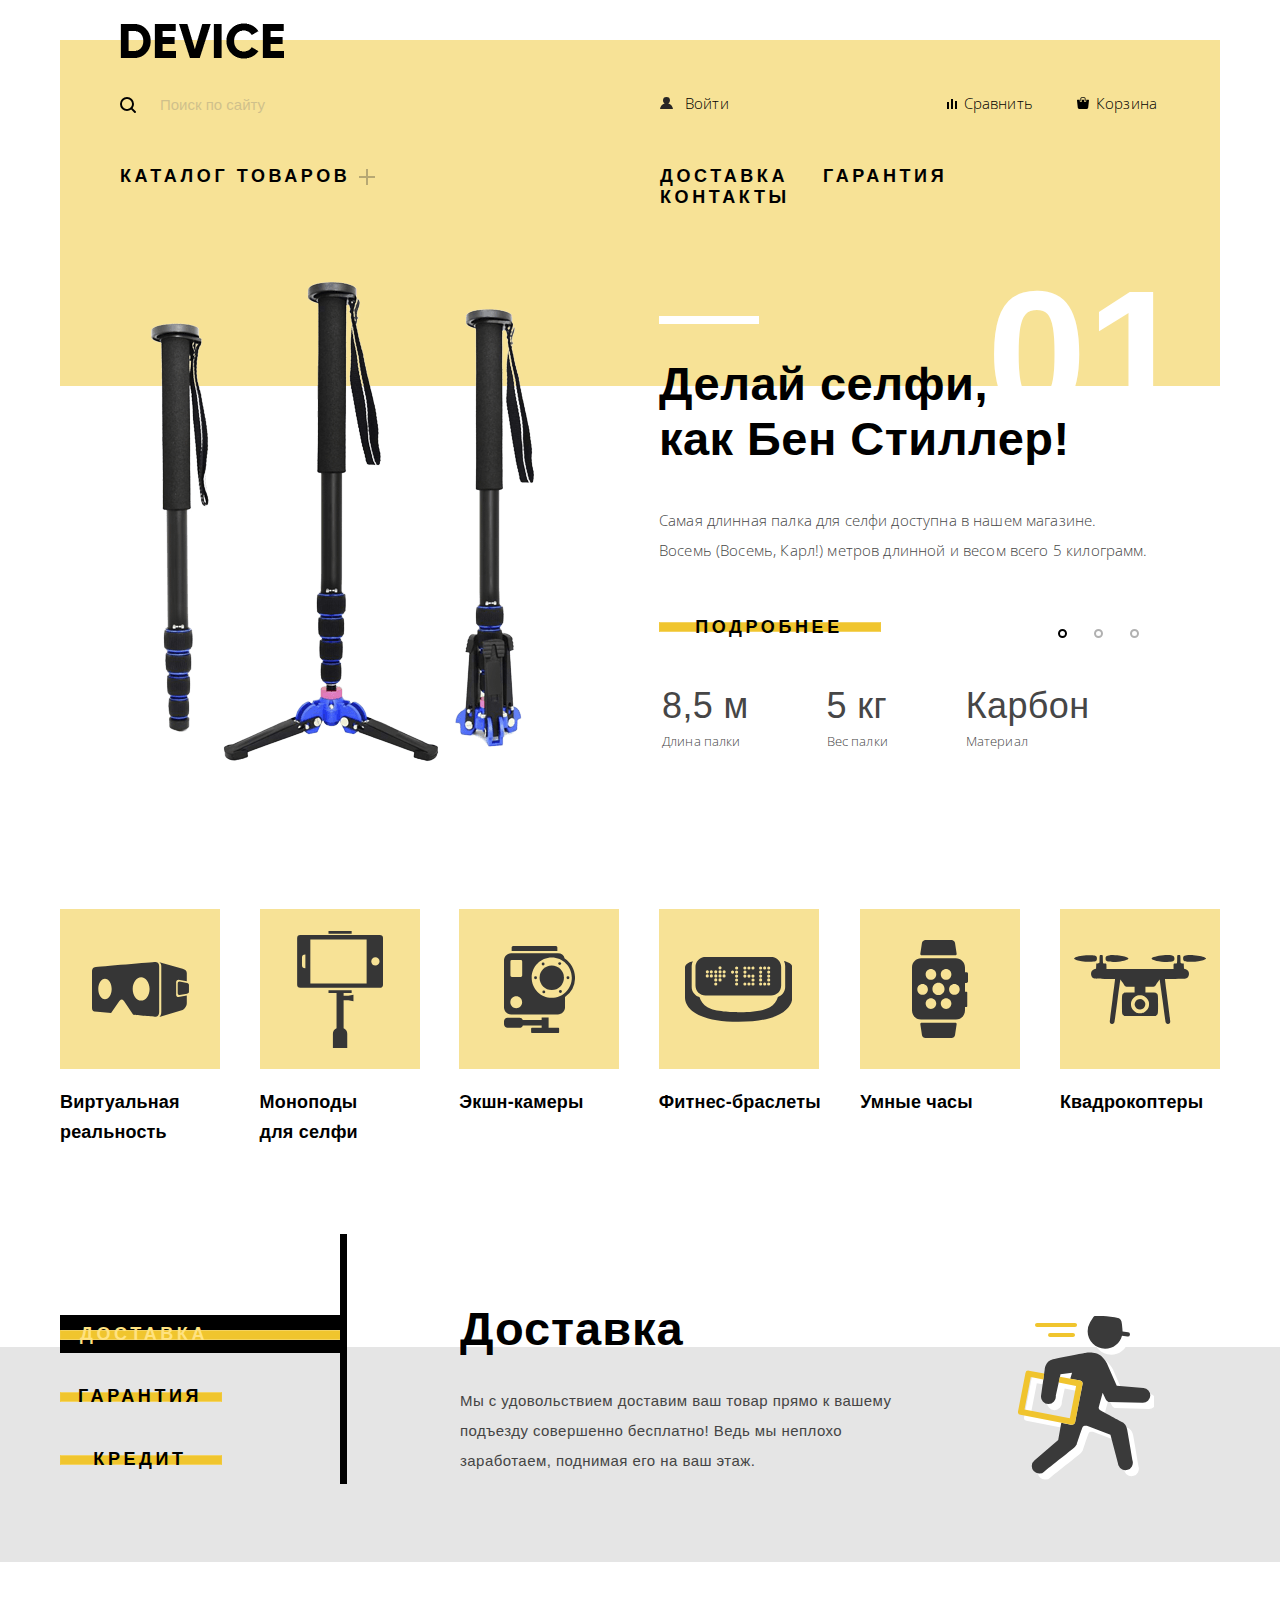
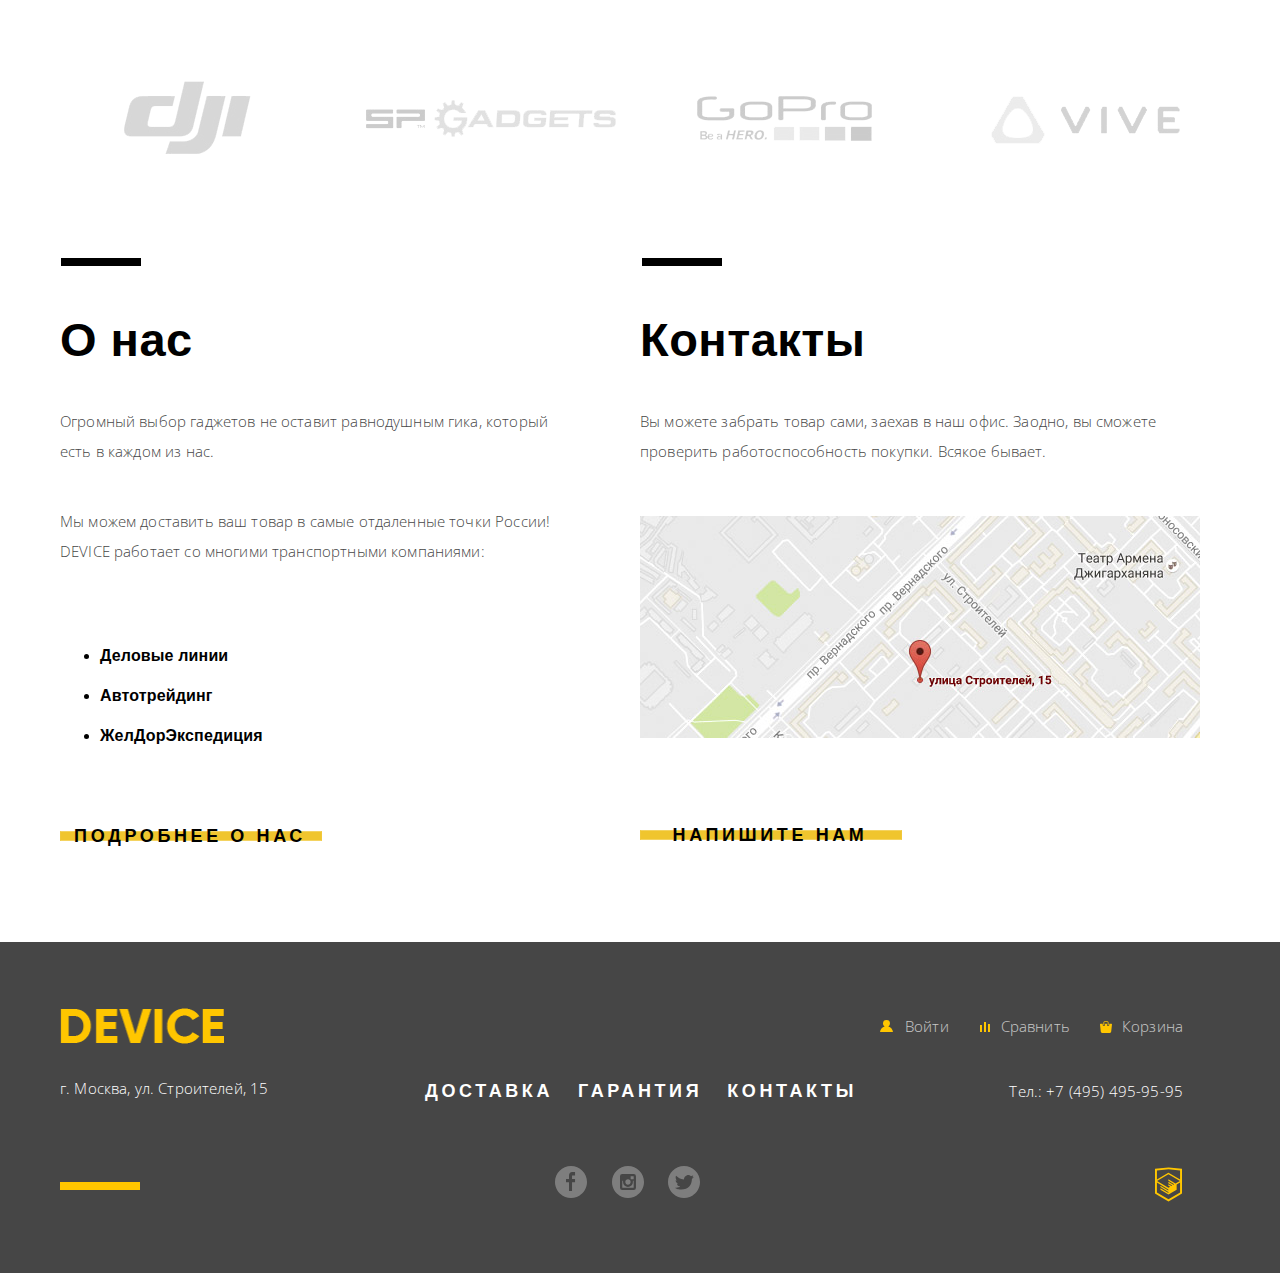
<file: index.html>
<!DOCTYPE html>
<html lang="ru">
  <head>
    <meta charset="utf-8">
    <title>HTML Academy: Девайс</title>
    <link href="https://fonts.googleapis.com/css?family=Open+Sans:300,400,700" rel="stylesheet">
    <link href="css/normalize.css" rel="stylesheet">
    <link href="css/style.css" rel="stylesheet">
  </head>
  <body>
    <header class="main-header">
      <nav class="main-navigation">
        <div class="header-container">
          <div class="header-left">
            <a class="header-logo">
              <img src="img/logo.png" width="164" height="36" alt="Логотип сайта Device">
            </a>
            <form class="search-form" action="https://echo.htmlacademy.ru" method="get">
              <input class="search" type="search" name="search" id="search" placeholder="Поиск по сайту">
              <input class="search-button" type="submit" value="Найти">
            </form>
            <ul class="header-catalog-items">
              <li class="header-catalog">
                <a href="#">Каталог товаров</a>
                <div class="menu-container">
                <ul class="hidden-catalog-menu">
                  <li><a href="#">Виртуальная реальность</a></li>
                  <li><a href="catalog.html">Моноподы для селфи</a></li>
                  <li><a href="#">Экшн-камеры</a></li>
                </ul>
                <ul class="hidden-catalog-menu">      
                  <li><a href="#">Фитнес-браслеты</a></li>
                  <li><a href="#">Умные часы</a></li>
                </ul>
                <ul class="hidden-catalog-menu">
                  <li><a href="#">Квадрокоптеры</a></li>
                </ul>
                </div>
              </li>
            </ul>
          </div>
          <div class="header-right">
            <ul class="user-navigation">
              <li class="login-link"><a href="#">Войти</a></li>
              <li class="compare-link"><a href="#">Сравнить</a></li>
              <li class="basket-link"><a href="#">Корзина</a></li>
            </ul>
            <ul class="site-navigation">
              <li class="delivery-nav"><a href="#">Доставка</a></li>
              <li class="warranty-nav"><a href="#">Гарантия</a></li>
              <li class="contacts-nav"><a href="#">Контакты</a></li>
            </ul>
          </div>
        </div>
      </nav>
    </header>
    <main>
      <section class="product-and-description">
        <div class="slider-background">
          <span class="line-block"></span>
        </div>
        <h1 class="visually-hidden">Магазин гаджетов "Device"</h1>
        <div class="slider">
        <input type="radio" id="btn-1" name="toggle" checked>
        <input type="radio" id="btn-2" name="toggle">
        <input type="radio" id="btn-3" name="toggle">
      <div class="slider-controls">
        <label for="btn-1"></label>
        <label for="btn-2"></label>
        <label for="btn-3"></label>
      </div>
        <div class="slides">
          <div class="catalog-item">
            <div class="catalog-img">
            <img src="img/slider-1.png" width="384" height="486" alt="Палка для селфи">
            </div>
            <div class="slides-description">
              <div class="slider-numbers-1"></div>
              <div class="slider-tagline">
            <h2>Делай селфи,<br> как Бен Стиллер!</h2>
              </div>
            <p class="description">Самая длинная палка для селфи доступна в нашем магазине.<br>
            Восемь (Восемь, Карл!) метров длинной и весом всего 5 килограмм.</p>
            <a class="btn normal-button" href="#">Подробнее</a>
            <table class="characteristics">
              <tr class="product-detail">
                <td>8,5 м</td>
                <td>5 кг</td>
                <td> Карбон</td>
              </tr>
              <tr class="characteristics-name">
                <td>Длина палки</td>
                <td>Вес палки</td>
                <td>Материал</td>
              </tr>
            </table>
            </div>
          </div>
          <div class="catalog-item">
            <div class="catalog-img2">
            <img src="img/slider-2.png" width="345" height="485" alt="Фитнес-браслет">
            </div>
            <div class="slides-description">
              <div class="slider-numbers-2"></div>
              <div class="slider-tagline">
            <h2>Худеем<br> правильно!</h2>
              </div>
            <p class="description">Мотивирующие фитнес-браслеты помогут найти в себе силы<br>
            не пропускать занятия и соблюдать диету.</p>
            <a class="btn normal-button" href="#">Подробнее</a>
            <table class="characteristics">
              <tr class="product-detail">
                <td>48 часов</td>
              </tr>
              <tr class="characteristics-name">
                <td>Без подзарядки</td>
              </tr>
            </table>
            </div>
          </div>
          <div class="catalog-item">
            <div class="catalog-img3">
            <img src="img/slider-3.png" width="526" height="334" alt="Палка для селфи">
            </div>
            <div class="slides-description">
              <div class="slider-numbers-3"></div>
              <div class="slider-tagline">
            <h2>Порхает как бабочка,<br> жалит как пчела!</h2>
              </div>
            <p class="description">Этот обычный, на первый взгляд, квадрокоптер оснащен<br>
            мощным лазером, замаскированным под стандартную камеру.</p>
            <a class="btn normal-button" href="#">Подробнее</a>
            <table class="characteristics">
              <tr class="product-detail">
                <td>800 м</td>
                <td>50 м</td>
              </tr>
              <tr class="characteristics-name">
                <td>Дальность полета</td>
                <td>Радиус поражения</td>
              </tr>
            </table>
            </div>
          </div>
        </div>
        </div>
      </section>
      <section class="navigation-menu">
        <h2 class="visually-hidden">Категории товаров</h2>
          <ul class="navigation-menu-item">
            <li>
              <a class="nav-link" href="#">
                <div class="nav-img nav-vr">
                </div>
                <p class="navigation-item">Виртуальная<br>реальность</p>
              </a>
            </li>
            <li>
              <a href="#">
                <div class="nav-img nav-monopods">
                </div>
                <p class="navigation-item">Моноподы<br> для селфи</p>
              </a>
            </li>
            <li>
              <a href="#">
                <div class="nav-img nav-cameras">
                </div>
                <p class="navigation-item">Экшн-камеры</p>
              </a>
            </li>
            <li>
              <a href="#">
                <div class="nav-img nav-bracelets"></div>
                <p class="navigation-item">Фитнес-браслеты</p>
              </a>
            </li>
            <li>
              <a href="#">
                <div class="nav-img nav-clock">
                </div>
                <p class="navigation-item">Умные часы</p>
              </a>
            </li>
            <li>
              <a href="#">
                <div class="nav-img nav-drone">
                </div>
                <p class="navigation-item">Квадрокоптеры</p>
              </a>
            </li>
          </ul>
      </section>
      <section class="services">
       <div class="wrapper tab-wrapper">
          <div class="services-content-wrapper clearfix">
            <div class="services-menu">
              <input type="radio" id="tab-1" class="tab-1" name="tabs" checked>
              <input type="radio" id="tab-2" class="tab-2" name="tabs">
              <input type="radio" id="tab-3" class="tab-3" name="tabs">

              <label for="tab-1" id="tab-title-1" class="menu-item btn tabs-menu tab-title-1" title="Доставка"><span class="opacity-link">Доставка</span></label>
              <label for="tab-2" id="tab-title-2" class="menu-item btn tabs-menu tab-title-2" title="Гарантия"><span class="opacity-link">Гарантия</span></label>
              <label for="tab-3" id="tab-title-3" class="menu-item btn tabs-menu tab-title-3" title="Кредит"><span class="opacity-link">Кредит</span></label>

              <div id="content-1" class="service-tab content-1">
                <h2 class="service-tab-headline">Доставка</h2>
                  <div class="text-width">
                    <p class="service-tab-description">Мы с удовольствием доставим ваш товар прямо к вашему подъезду совершенно бесплатно! Ведь мы неплохо заработаем, поднимая его на ваш этаж.</p>
                  </div>
                    <div class="img-delivery">
                    </div>
                  </div>

                  <div id="content-2" class="service-tab content-2">
                    <h2 class="service-tab-headline">Гарантия</h2>
                      <div class="text-width">
                        <p class="service-tab-description">Если из-за возгорания купленного у нас товара у вас сгорит дом - не переживайте, мы выдадим вам новый.<br> Товар, не дом, конечно же.</p>
                      </div>
                    <div class="img-delivery-2">
                    </div>
                  </div>

                  <div id="content-3" class="service-tab content-3">
                    <h2 class="service-tab-headline">Кредит</h2>
                      <div class="text-width">
                        <p class="service-tab-description">Залезть в долговую яму стало проще! Кредитные консультанты подберут для вас наиболее выгодые условия кредита. Выгодные для нашего банка, разумеется.</p>
                      </div>
                      <div class="img-delivery-3">
                    </div>
                  </div>
            </div>
        </div>
       </div>
      </section>
      <section class="brands">
        <h2 class="visually-hidden">Представленные бренды</h2>
        <div class="dji-color">
          <a href="#">
            <img class="logo" src="img/logo-1.png" width="260" height="100" alt="dji"></a>
        </div>
        <div class="sp-color">
          <a href="#">
            <img class="logo" src="img/logo-2.png" width="260" height="100" alt="spgadgets"></a>
        </div>
        <div class="gopro-color">
          <a href="#">
            <img class="logo" src="img/logo-3.png" width="260" height="100" alt="GoPro"></a>
        </div>
        <div class="vive-color">
          <a href="#">
            <img class="logo" src="img/logo-4.png" width="260" height="100" alt="vive"></a>
        </div>
      </section>
      <div class="fix">
      <section class="about-us">
        <h2>О нас</h2>
        <p>Огромный выбор гаджетов не оставит равнодушным гика, который есть в каждом из нас.</p>
        <p>Мы можем доставить ваш товар в самые отдаленные точки России! DEVICE работает со многими транспортными компаниями:</p>
        <ul class="company-partners">
          <li>Деловые линии</li>
          <li>Автотрейдинг</li>
          <li>ЖелДорЭкспедиция</li>
        </ul>
        <a class="btn modal-button" href="#">Подробнее о нас</a>
      </section>
      <section class="contacts">
        <h2>Контакты</h2>
        <p>Вы можете забрать товар сами, заехав в наш офис. Заодно, вы сможете проверить работоспособность покупки. Всякое бывает.</p>
        <div class="map-img">
          <a href="https://goo.gl/maps/QgjSbWGocoA2" target="_blank" class="js-open-map">
            <img src="img/map.jpg" width="560" height="222" alt="Карта офиса по адресу улица Строителей, 15">
          </a>
        </div>
        <a class="btn modal-button js-open-popup" href="./writeus.html">Напишите нам</a>
      </section>
      </div>
    </main>
    <footer class="main-footer">
      <div class="fix1">
        <div class="footer-left">
        <a class="footer-logo">
          <img src="img/logo-footer.png" width="164" height="36" alt="Логотип сайта Device">
        </a>
        <p class="adress">г. Москва, ул. Строителей, 15</p>
        </div>
        <div class="footer-center">
          <ul class="site-navigation-footer">
          <li><a href="#">Доставка</a></li>
          <li><a href="#">Гарантия</a></li>
          <li><a href="#">Контакты</a></li>
        </ul>
          <div class="footer-social">
        <ul>
          <li><a class="social-btn" href="#"><span class="visually-hidden">Фейсбук</span><img src="img/fb.svg" width="32" height="32" alt="Социальная сеть фейсбук">
            </a></li>
          <li><a class="social-btn" href="#"><span class="visually-hidden">Инстаграм</span><img src="img/instagram.svg" width="32" height="32" alt="Социальная сеть инстаграм">
            </a></li>
          <li><a class="social-btn" href="#"><span class="visually-hidden">Твитер</span><img src="img/twitter.svg" width="32" height="32" alt="Социальная сеть твитер">
            </a></li>
        </ul>
      </div>
        </div>
        <div class="footer-right">
        <ul class="user-navigation-footer">
          <li class="login-link-footer"><a href="#">Войти</a></li>
          <li class="compare-link-footer"><a href="#">Сравнить</a></li>
          <li class="basket-link-footer"><a href="#">Корзина</a></li>
        </ul>
      <p class="number"><a class="contact-number" href="#">Тел.: +7 (495) 495-95-95</a></p>
      <div class="htmlacademy-logo">
        <a class="htmlacademy-link" href="https://htmlacademy.ru">
          <img src="img/logo-html.svg" width="27" height="35" alt="Разработано: HTML Academy">
        </a>
      </div>
      </div>
      </div>
    </footer>
    
    <section class="write-us-popup">
          <button class="cross-button" type="submit"></button>
          <form class="write-us-form" action="https://echo.htmlacademy.ru" method="post">
            <div class="name-block">
              <label>Ваше имя:</label>
              <input type="text" name="name" value="" placeholder="Представьтесь, пожалуйста">
            </div>

            <div class="email-block">
              <label>Ваше e-mail:</label>
              <input type="email" name="email" value="" placeholder="Для отправки ответа">
            </div>

            <div class="text-block">
              <label>Текст письма:</label>
              <textarea placeholder="В свободной форме"></textarea>
            </div>

            <button class="btn normal-button" type="submit">Отправить</button>

          </form>
    </section>
        <section class="map-google">
          <button class="cross-button" type="submit"></button>

          <iframe src="https://www.google.com/maps/embed?pb=!1m16!1m12!1m3!1d3782.569216264642!2d37.52794335580242!3d55.68674300171296!2m3!1f0!2f0!3f0!3m2!1i1024!2i768!4f13.1!2m1!1z0YPQu9C40YbQsCDRgdGC0YDQvtC40YLQtdC70LXQuSAxNQ!5e0!3m2!1sru!2sru!4v1487682785556" width="960" height="559" style="border:0" allowfullscreen></iframe>

    </section>
        <script src="js/script.js" async></script>
  </body>
</html>
</file>
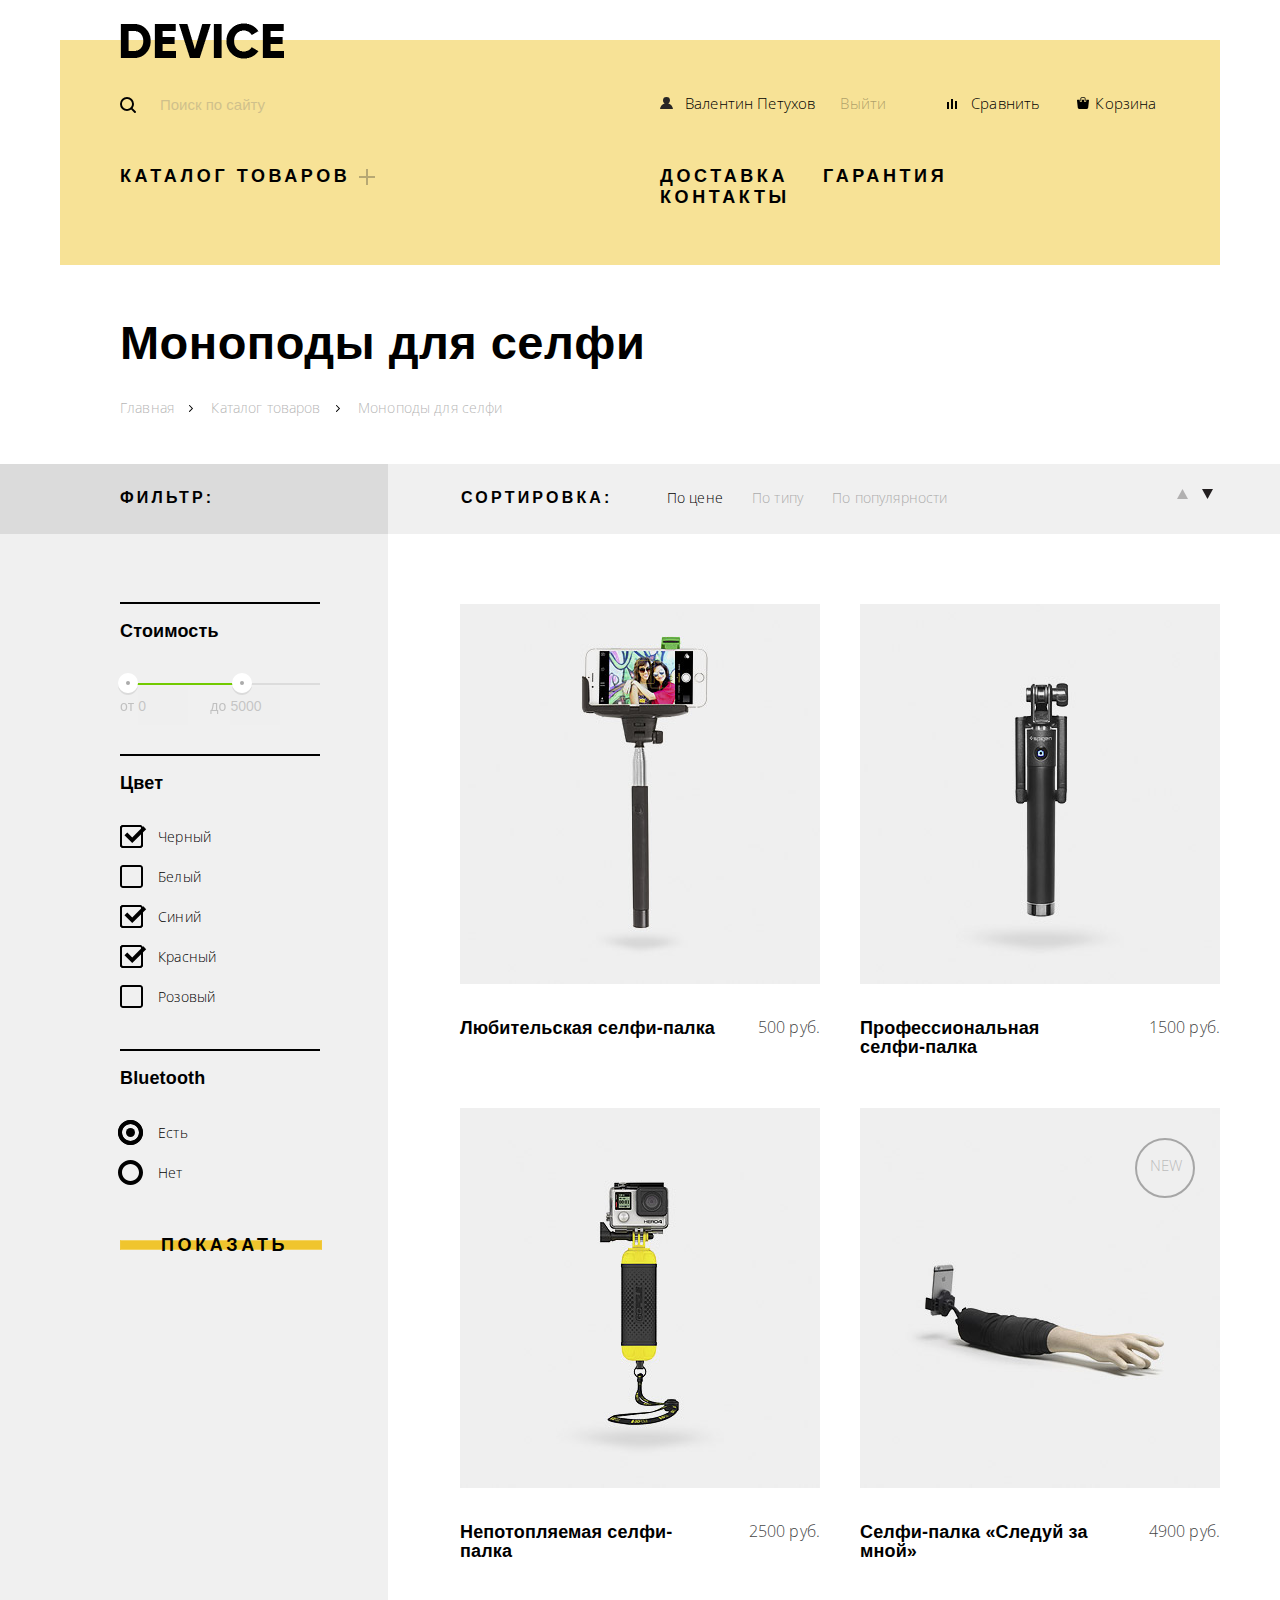
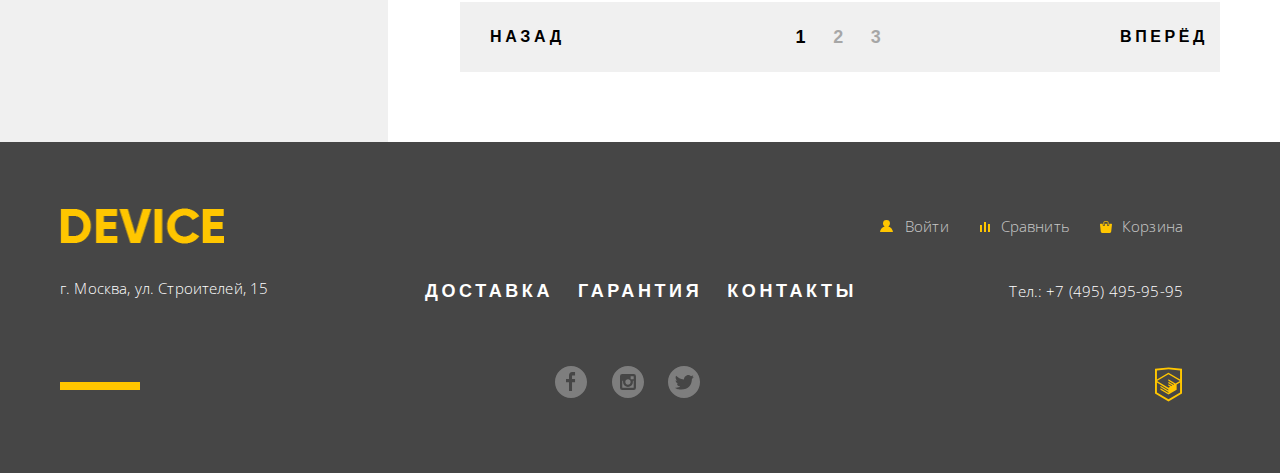
<file: catalog.html>
<!DOCTYPE html>
<html lang="ru">
  <head>
    <meta charset="utf-8">
    <title>HTML Academy: Девайс</title>
    <link href="https://fonts.googleapis.com/css?family=Open+Sans:300,400,700" rel="stylesheet">
    <link href="css/normalize.css" rel="stylesheet">
    <link href="css/style.css" rel="stylesheet">
  </head>
  <body>
    <header class="main-header">
      <nav class="main-navigation-catalog">
        <div class="header-container">
          <div class="header-left">
            <a class="header-logo">
              <img src="img/logo.png" width="164" height="36" alt="Логотип сайта Device">
            </a>
            <form class="search-form" action="https://echo.htmlacademy.ru" method="get">
              <input class="search" type="search" name="search" id="search" placeholder="Поиск по сайту">
              <input class="search-button" type="submit" value="Найти">
            </form>
            <ul class="header-catalog-items">
              <li class="header-catalog">
                <a href="#">Каталог товаров</a>
                <div class="menu-container">
                <ul class="hidden-catalog-menu">
                  <li><a href="#">Виртуальная реальность</a></li>
                  <li><a href="catalog.html">Моноподы для селфи</a></li>
                  <li><a href="#">Экшн-камеры</a></li>
                </ul>
                <ul class="hidden-catalog-menu">      
                  <li><a href="#">Фитнес-браслеты</a></li>
                  <li><a href="#">Умные часы</a></li>
                </ul>
                <ul class="hidden-catalog-menu">
                  <li><a href="#">Квадрокоптеры</a></li>
                </ul>
                </div>
              </li>
            </ul>
          </div>
          <div class="header-right">
            <ul class="user-navigation-catalog">
              <li class="user-catalog"><a href="#">Валентин Петухов</a></li> 
              <li class="login-link-catalog"><a href="#">Выйти</a></li>
              <li class="compare-link-catalog"><a href="#">Сравнить</a></li>
              <li class="basket-link-catalog"><a href="#">Корзина</a></li>
            </ul>
            <ul class="site-navigation">
              <li class="delivery-nav"><a href="#">Доставка</a></li>
              <li class="warranty-nav"><a href="#">Гарантия</a></li>
              <li class="contacts-nav"><a href="#">Контакты</a></li>
            </ul>
          </div>
        </div>
      </nav>
    </header>
    <main>
      <div class="catalog-item-name-block">
    <h1 class="page-title">Моноподы для селфи</h1>
    <ul class="breadcrumbs">
      <li><a href="#">Главная</a></li>
      <li><span class="nav-arrow-icon"></span></li>
      <li><a href="#">Каталог товаров</a></li>
      <li><span class="nav-arrow-icon"></span></li>
      <li><a>Моноподы для селфи</a></li>
    </ul>
  </div>
  <div class="catalog-content">
    <div class="filter-column">
      <div class="filter-background">
        <div class="filter-container">
          <div class="filter-block">
            <h2 class="filter-title">Фильтр:</h2>
          </div>
        </div>
      </div>
      <div class="filter-contant">
        <form class="catalog-filters">
          <div class="range-filter">
            <span class="sub-filter-title">Стоимость</span>
            <div class="range-controls">
              <div class="scale">
                <div class="bar"></div>
              </div>
              <div class="toggle toggle-min"></div>
              <div class="toggle toggle-max"></div>
            </div>
            <div class="price-controls">
              <label class="min-price">от <input name="min-price" type="text" value="0"></label>
              <label class="max-price">до <input name="max-price" type="text" value="5000"></label>
            </div>
          </div>
          <div class="color-filter">
            <span class="sub-filter-title">Цвет</span>
            <label>
              <input class="checkbox" type="checkbox" checked>
              <span class="checkbox-custom"></span>
              <span class="label">Черный</span>
            </label>
            <label>
              <input class="checkbox" type="checkbox">
              <span class="checkbox-custom"></span>
              <span class="label">Белый</span>
            </label>
            <label>
              <input class="checkbox" type="checkbox" checked>
              <span class="checkbox-custom"></span>
              <span class="label">Синий</span>
            </label>
            <label>
              <input class="checkbox" type="checkbox" checked>
              <span class="checkbox-custom"></span>
              <span class="label">Красный</span>
            </label>
            <label>
              <input class="checkbox" type="checkbox">
              <span class="checkbox-custom"></span>
              <span class="label">Розовый</span>
            </label>
          </div>
          <div class="bluetooth-filter">
            <span class="sub-filter-title">Bluetooth</span>
            <label>
              <input class="radio" type="radio" name="bluetooth" checked>
              <span class="radio-custom"></span>
              <span class="label">Есть</span>
            </label>
            <label>
              <input class="radio" type="radio" name="bluetooth">
              <span class="radio-custom"></span>
              <span class="label">Нет</span>
            </label>
          </div>
          <button class="btn" type="submit">Показать</button>
        </form>
      </div>
    </div>
    <div class="sort-column">
      <div class="sort-background">
        <div class="sort-container">
          <div class="sort-block">
            <h2 class="filter-title">Сортировка:</h2>
            <ul class="sort-type">
              <li>
                <a class="by-price current" href="#">По цене</a>
              </li>
              <li>
                <a class="by-type" href="#">По типу</a>
              </li>
              <li>
                <a  class="by-popularity" href="#">По популярности</a>
              </li>
              <li>
                <a class="less-to-more" href="#"></a>
              </li>
              <li>
                <a class="more-to-less" href="#">123li</a>
              </li>
            </ul>
          </div>
        </div>
      </div>
      <div class="catalog-content-result">
        <div class="catalog-content-items">
          <article class="catalog-content-item">
            <div class="img-content-item">
              <img width="360" height="380" alt="Любительская селфи-палка" src="img/item-1.jpg">
            </div>
            <div class="title-price-container">
              <h3 class="item-title"><a href="#">Любительская селфи-палка</a></h3>
              <div class="item-price">
                500 руб.
              </div>
            </div>
            <div class="dropdown-buttons-content">
              <a class="btn" href="#">В корзину</a>
              <a class="add-to-compare" href="#">Добавить к сравнению</a>
            </div>
          </article>
          <article class="catalog-content-item">
            <div class="img-content-item">
              <img width="360" height="380" alt="Профессиональная селфи-палка " src="img/item-2.jpg">
            </div>
            <div class="title-price-container">
              <h3 class="item-title shorter"><a href="#">Профессиональная селфи-палка</a></h3>
              <div class="item-price">
                1500 руб.
              </div>
            </div>
            <div class="dropdown-buttons-content">
              <a class="btn" href="#">В корзину</a>
              <a class="add-to-compare" href="#">Добавить к сравнению</a>
            </div>
          </article>
          <article class="catalog-content-item">
            <div class="img-content-item">
              <img width="360" height="380" alt="Непотопляемая селфи-палка" src="img/item-3.jpg">
            </div>
            <div class="title-price-container">
              <h3 class="item-title"><a href="#">Непотопляемая селфи-палка</a></h3>
              <div class="item-price">
                2500 руб.
              </div>
            </div>
            <div class="dropdown-buttons-content">
              <a class="btn" href="#">В корзину</a>
              <a class="add-to-compare" href="#">Добавить к сравнению</a>
            </div>
          </article>
          <article class="catalog-content-item">
            <div class="img-content-item">
              <img width="360" height="380" alt="Селфи-палка «Следуй за мной»" src="img/item-4.jpg">
              <div class="new-item-in-catalog">
                NEW
              </div>
            </div>
            <div class="title-price-container">
              <h3 class="item-title"><a href="#">Селфи-палка «Следуй за мной»</a></h3>
              <div class="item-price">
                4900 руб.
              </div>
            </div>
            <div class="dropdown-buttons-content">
              <a class="btn" href="#">В корзину</a>
              <a class="add-to-compare" href="#">Добавить к сравнению</a>
            </div>
          </article>
        </div>
        <div class="catalog-content-nav">
          <a class="catalog-btn prev" href="#prev">
            <span class="btn-title">Назад</span>
          </a>
          <nav class="catalog-pagination">
            <a class="current">1</a>
            <a href="#">2</a>
            <a href="#">3</a>
          </nav>
          <a class="catalog-btn next" href="#next">
            <span class="btn-title">Вперёд</span>
          </a>
        </div>
      </div>
    </div>
  </div>
    </main>
    <footer class="main-footer">
      <div class="fix1">
        <div class="footer-left">
        <a class="footer-logo">
          <img src="img/logo-footer.png" width="164" height="36" alt="Логотип сайта Device">
        </a>
        <p class="adress">г. Москва, ул. Строителей, 15</p>
        </div>
        <div class="footer-center">
          <ul class="site-navigation-footer">
          <li><a href="#">Доставка</a></li>
          <li><a href="#">Гарантия</a></li>
          <li><a href="#">Контакты</a></li>
        </ul>
          <div class="footer-social">
        <ul>
          <li><a class="social-btn" href="#"><span class="visually-hidden">Фейсбук</span><img src="img/fb.svg" width="32" height="32" alt="Социальная сеть фейсбук">
            </a></li>
          <li><a class="social-btn" href="#"><span class="visually-hidden">Инстаграм</span><img src="img/instagram.svg" width="32" height="32" alt="Социальная сеть инстаграм">
            </a></li>
          <li><a class="social-btn" href="#"><span class="visually-hidden">Твитер</span><img src="img/twitter.svg" width="32" height="32" alt="Социальная сеть твитер">
            </a></li>
        </ul>
      </div>
        </div>
        <div class="footer-right">
        <ul class="user-navigation-footer">
          <li class="login-link-footer"><a href="#">Войти</a></li>
          <li class="compare-link-footer"><a href="#">Сравнить</a></li>
          <li class="basket-link-footer"><a href="#">Корзина</a></li>
        </ul>
      <p class="number"><a class="contact-number" href="#">Тел.: +7 (495) 495-95-95</a></p>
      <div class="htmlacademy-logo">
        <a class="htmlacademy-link" href="https://htmlacademy.ru">
          <img src="img/logo-html.svg" width="27" height="35" alt="Разработано: HTML Academy">
        </a>
      </div>
      </div>
      </div>
    </footer>
  </body>
</html>
</file>
<file: css/style.css>
@font-face{
    font-family: 'gilroylight';
    src: url('gilroylight-webfont.woff2') format('woff2');
    font-weight: normal;
    font-style: normal;

}

@font-face{
    font-family: 'gilroyextrabold';
    src: url('gilroyextrabold-webfont.woff2') format('woff2');
    font-weight: normal;
    font-style: normal;

}

body{
  
  
  font-family: "Open Sans", "Arial", sans-serif;
  font-size: 15px;
  line-height: 30px;
  letter-spacing: 0.01em;
  font-weight: 300;
  color: #464646;
}

a{
  text-decoration: none;
}

/*===VISUALLY HIDDEN===*/

.visually-hidden:not(:focus):not(:active),
input[type="checkbox"].visually-hidden,
input[type="radio"].visually-hidden{
  position: absolute;

  width: 1px;
  height: 1px;
  margin: -1px;
  border: 0;
  padding: 0;

  white-space: nowrap;

  clip-path: inset(100%);
  clip: rect(0 0 0 0);
  overflow: hidden;
}

/*===BUTTON===*/

.btn{
  display: inline-block;
  position: relative;
  text-align: center;
  width: 100%;
  padding: 11px 0;
  color: #000000;
  font-family: "Gilroy", "Arial", sans-serif;
  font-weight: 800;
  font-size: 18px;
  line-height: 18px;
  letter-spacing: 0.2em;
  text-transform: uppercase;
  text-decoration: none;
  z-index: 10;
}

.btn:active{
  color: rgba(0, 0, 0, 0.3);
}

.btn::after{
  position: absolute;
  top: 15px;
  left: 0;
  content: "";
  display: block;
  width: 100%;
  height: 8px;
  background-color: #f0c52e;
  border: 1px solid;
  border-color: #f4d361 #f1c83a;
  z-index: -1;
}

.btn:hover::after{
  top: 0;
  height: 100%;
  border: none;
  transition: 0.3s;
}

.normal-button{
  background-color: transparent;
  border: none;
  width: 220px;
}

.normal-button:focus{
  outline: none;
}

.catalog-btn{
  background-color: transparent;
  border: none;
  width: 200px;
}

.modal-button{
  width: 260px;
}

/**/

h2{
  font-family: "Gilroy", "Arial", sans-serif;
  font-size: 47px;
  line-height: normal;
  font-weight: 800;
  letter-spacing: 0.01em;
  color: #000000;
}

/*===HEADER===*/

.main-navigation{
  background-color: #f7e296;
  width: 1160px;
  margin: 0 auto;
  margin-top: 40px;
}

.main-navigation-catalog{
  background-color: #f7e296;
  width: 1160px;
  margin: 0 auto;
  margin-top: 40px;
  padding-bottom: 57px;
}

.header-left{
  width: 440px;
  margin: 0;
  padding: 0;
  margin-left: 60px;
  margin-right: 100px;
}

.header-right{
  width: 500px;
  margin: 0;
  margin-right: 60px;
}

.header-container{
  display: flex;
}

.header-logo{
  position: absolute;
  top: 23px;
}

.header-logo:hover{
  opacity: 0.6;
}

.header-logo:active{
  opacity: 0.3;
}

.search-form{
  display: flex;
  position: relative;
  min-width: 55px;
  margin-top: 40px;
  margin-bottom: auto;
}

.search-form::after{
  content: "";
  
  position: absolute;
  top: 17px;
  
  width: 16px;
  height: 16px;
  
  background-image: url(../img/search.svg);
  background-repeat: no-repeat;
  background-position: 0 0;
}

.search{
  border: 0;
  width: 355px;
  height: 49px;
  background-color: transparent;
  color: #000000;
  padding-left: 40px;
  opacity: 0.3;
}

.search:hover{
  opacity: 0.6;
}

.search:focus{
  border-bottom: 2px solid #000000;
  opacity: 1;
  outline: 1px transparent;
}

.search:focus + .search-button{
  display: block;
}

.search-button{
  display: none;
  width: 84px;
  height: 49px;
  border: 2px solid #000000;
  background-color: transparent;
}

.search-button:hover{
  background-color: #000000;
  color: #ffffff;
}

.search-button:active{
  background-color: #000000;
  color: #ffffff;
  opacity: 0.3;
}

.user-navigation{
  position: relative;
  display: flex;
  flex-wrap: wrap;
  width: 500px;
  list-style: none;
  font-size: 15px;
  line-height: 36px;
  color: #000000;
  margin: 0;
  margin-top: 45px;
  margin-bottom: 45px;
  padding: 0;
}

.user-navigation-catalog a{
  color: #000000;
}

.user-navigation-catalog{
  position: relative;
  display: flex;
  flex-wrap: wrap;
  width: 500px;
  list-style: none;
  font-size: 15px;
  line-height: 36px;
  color: #000000;
  margin: 0;
  margin-top: 45px;
  margin-bottom: 45px;
  padding: 0;
}

.user-catalog{
  padding-left: 25px;
  padding-right: 25px;
}

.user-catalog::before{
  content: "";
  
  position: absolute;
  top: 12px;
  left: 0px;
  
  width: 13px;
  height: 29px;
  
  background-image: url(../img/user.svg);
  background-repeat: no-repeat;
  background-position: 0 0;
}

.compare-link-catalog{
  padding-left: 85px;
  padding-right: 55px;
}

.compare-link-catalog::before{
  content: "";
  
  position: absolute;
  top: 14px;
  left: 287px;
  
  width: 10px;
  height: 10px;
  
  background-image: url(../img/compare.svg);
  background-repeat: no-repeat;
  background-position: 0 0;
}

.basket-link-catalog::before{
  content: "";
  
  position: absolute;
  top: 12px;
  left: 417px;
  
  width: 12px;
  height: 12px;
  
  background-image: url(../img/cart.svg);
  background-repeat: no-repeat;
  background-position: 0 0;
}

.login-link-catalog a{
  opacity: 0.3;
}

.user-catalog:hover,
.compare-link-catalog:hover,
.basket-link-catalog:hover{
  opacity: 0.6;
}

.user-catalog:active,
.compare-link-catalog:active,
.basket-link-catalog:active{
  opacity: 0.3;
}

.user-navigation a{
  display: block;
}

.login-link{
  padding-left: 25px;
  padding-right: 235px;
}

.login-link::before{
  content: "";
  
  position: absolute;
  top: 12px;
  left: 0px;
  
  width: 13px;
  height: 29px;
  
  background-image: url(../img/user.svg);
  background-repeat: no-repeat;
  background-position: 0 0;
}

.compare-link{
  padding-right: 63px;
}

.compare-link::before{
  content: "";
  
  position: absolute;
  top: 14px;
  left: 287px;
  
  width: 10px;
  height: 10px;
  
  background-image: url(../img/compare.svg);
  background-repeat: no-repeat;
  background-position: 0 0;
}

.basket-link::before{
  content: "";
  
  position: absolute;
  top: 12px;
  left: 417px;
  
  width: 12px;
  height: 12px;
  
  background-image: url(../img/cart.svg);
  background-repeat: no-repeat;
  background-position: 0 0;
}

.login-link:active::before,
.compare-link:active::before,
.basket-link:active::before{
  opacity: 0.3;
}

.site-navigation{
  display: flex;
  flex-wrap: wrap;
  position: relative;
  margin: 0;
  padding: 0;
  width: 500px;
  z-index: 3;
}

.delivery-nav{
  padding-right: 35px;
}

.warranty-nav{
  padding-right: 103px;
}

.header-catalog-items{
  position: absolute;
  padding: 0;
  margin: 0;
  margin-top: 37px;
  z-index: 2;
  background-color: #f7e296;
}

.header-catalog-items::before{
  content: "";
  
  position: absolute;
  top: 3px;
  right: -25px;
  
  width: 16px;
  height: 16px;
  opacity: 0.3;
  
  background-image: url(../img/plus.svg);
  background-repeat: no-repeat;
  background-position: 0 0;
}

.site-navigation,
.header-catalog-items{
  list-style: none;
  font-family: "Gilroy", "Arial", sans-serif;
  font-size: 18px;
  line-height: normal;
  letter-spacing: 0.2em;
  font-weight: 800;
  text-transform: uppercase;
  
  color: #000000;
}

.header-catalog-items-catalog{
  padding-bottom: 57px;
  width: 1160px;
  margin-right: 20px;
}

.menu-container{
  width: 1100px;
  display: flex;
  position: absolute;
  background-color: brown;
  left: -60px;
  padding-left: 60px;
  background-color: #f7e296;
}

.hidden-catalog-menu{
  font-family: "Open Sans", "Arial", sans-serif;
  font-size: 15px;
  line-height: 36px;
  font-weight: 300;
  letter-spacing: 0.01em;
  color: #000000;
  display: none;
  text-transform: none;
  list-style: none;
  margin: 0;
  padding: 0;
  padding-top: 30px;
  margin-bottom: 40px;
}
  
.hidden-catalog-menu:nth-child(1){
  margin-right: 58px;
}

.hidden-catalog-menu:nth-child(2){
  margin-right: 78px;
}

.user-navigation,
.site-navigation,
.hidden-catalog-menu li{
  list-style: none;
}

.user-navigation a,
.site-navigation a,
.header-catalog-items a{
  color: #000000;
}

.user-navigation a:hover,
.site-navigation a:hover,
.header-catalog-items a:hover{
  color: rgba(0, 0, 0, 0.6);
}

.user-navigation a:active,
.site-navigation a:active,
.header-catalog-items a:active{
  color: rgba(0, 0, 0, 0.3);
}

.header-catalog-items:hover .hidden-catalog-menu{
  display: block;
}

/*===TOP SLIDER===*/

.product-and-description{
  position: relative;
}

.slider{
  display: flex;
  width: 1160px;
  min-height: 481px;
  margin: 0 auto;
}

.slider-background{
  position: relative;
  display: block;
  width: 1160px;
  height: 178px;
  background-color: #f7e296;
  color: #ffffff;
  margin: 0 auto;
  z-index: -1;
}

.catalog-img{
  display: block;
  margin: 0 auto;
  margin-top: -108px;
  margin-left: 90px;
  margin-right: 125px;
}

.catalog-img2{
  display: block;
  margin: 0;
  margin-top: -108px;
  margin-left: 90px;
  margin-right: 165px;
}

.catalog-img3{
  display: block;
  margin: 0;
  margin-top: -45px;
  margin-left: 30px;
  margin-right: 40px;
}

.slides-description::after{
  content: "";
  
  position: absolute;
  top: 85px;
  right: 460px;
  
  width: 100px;
  height: 8px;
  
  background-color: #ffffff;
}

.slider-numbers-1::after {
  content: "01";
  position: relative;
  top: 107px;
  right: -328px;

  font-size: 179px;
  font-family: "Gilroy", "Arial", sans-serif;
  font-weight: 800;
  color: #ffffff;
  z-index: -1;
}

.slider-numbers-2::after {
  content: "02";
  position: relative;
  top: 107px;
  right: -310px;

  font-size: 179px;
  font-family: "Gilroy", "Arial", sans-serif;
  font-weight: 800;
  color: #ffffff;
  z-index: -1;
}

.slider-numbers-3::after {
  content: "03";
  position: relative;
  top: 107px;
  right: -305px;

  font-size: 179px;
  font-family: "Gilroy", "Arial", sans-serif;
  font-weight: 800;
  color: #ffffff;
  z-index: -1;
}

.slides-description{
  position: relative;
  top: -155px;
  width: 560px;
}

.slides-description .btn{
  margin-top: 27px;
  margin-bottom: 35px;
}

.slider {
  position:relative;
  margin: 0 auto;
}

.slider input[type=radio]{
  position:absolute;
  opacity: 0;
}

.slider-controls{
  position:absolute;
  width:200px;
  height:10px;

  top: 243px;
  right: 10px;
  text-align:center;
  z-index:1000;
}

.slider-controls label{
  display:inline-block;
  width: 5px;
  height: 5px;
  margin-right: 23px;
  padding: 0;
  vertical-align:top;
  border: 2px solid #000000;
  border-radius: 10px;
  background-color: #ffffff;
  cursor: pointer;
  opacity: 0.3;
}

.characteristics td{
  padding-right: 75px;
}

.product-detail td{
  font-family: "Gilroy", "Arial", sans-serif;
  font-size: 36px;
  line-height: normal;
  letter-spacing: 0.01em;
  font-weight: 300;
}

.characteristics-name td{
  font-family: "Open Sans", "Arial", sans-serif;
  font-size: 13px;
  line-height: 20px;
  letter-spacing: 0.01em;
  font-weight: 300;
}

.catalog-item{
  display: flex;
  width: 1160px;
  display: none;
}



#btn-1:checked ~ .slider-controls label[for="btn-1"],
#btn-2:checked ~ .slider-controls label[for="btn-2"],
#btn-3:checked ~ .slider-controls label[for="btn-3"] {
  opacity: 1;
}

#btn-1:checked ~ .slides .catalog-item:nth-child(1) {
  display: flex;
}
#btn-2:checked ~ .slides .catalog-item:nth-child(2) {
  display: flex;
}
#btn-3:checked ~ .slides .catalog-item:nth-child(3) {
  display: flex;
}

/*===NAVIGATION MENU===*/

.navigation-menu{
  margin: 0 auto;
  width: 1160px;
  margin-bottom: 182px;
}

.navigation-menu-item{
  display: flex;
  justify-content: space-between;
  margin: 0;
  padding: 0;
  width: 1160px;
}

.navigation-menu ul{
  list-style: none;
}

.navigation-menu p{
  font-family: "Gilroy", "Arial", sans-serif;
  font-size: 18px;
  letter-spacing: 0.01em;
  font-weight: 800;
  color: #000000;
}

.nav-img{
  width: 160px;
  height: 160px
}

.nav-vr{
  background: url(../img/popular-1.svg) no-repeat center #f7e296;
}

.nav-monopods{
  background: url(../img/popular-2.svg) no-repeat center #f7e296;
}

.nav-cameras{
  background: url(../img/popular-3.svg) no-repeat center #f7e296;
}

.nav-bracelets{
  background: url(../img/popular-4.svg) no-repeat center #f7e296;
}

.nav-clock{
  background: url(../img/popular-5.svg) no-repeat center #f7e296;
}

.nav-drone{
  background: url(../img/poppular-6.svg) no-repeat center #f7e296;
}

a:hover > .nav-img{
  background-color: #f0c52e;
}

.navigation-menu li:active{
  opacity: 0.3;
}

/*===SERVICE===*/

.services{
  position: relative;
  margin-top: 126px;
  background-color: #e5e5e5;
  margin-bottom: 107px;
  width: 100%;
}

.services-content-wrapper{
  margin: 0 auto;
  width: 1160px;
}

.services-menu{
  width: 280px;
  height: 200px;
  position: relative;
  float: left;
  padding: 80px 0px 0px 0px;
  margin-top: -106px;
}

.services-menu:after{
  content: '';
  height: 250px;
  width: 7px;
  position: absolute;
  background-color: #000000;
  right: -7px;
  top: -7px;
}

.services-menu .menu-item{
  display: block;
  padding: 10px 0 10px 0px;
  margin-bottom: 20px;
  text-align: center;
}

.menu-item:last-child{
  margin-bottom: 0;
}

.service-tab{
  display: none;
  margin-left: 400px;
  width: 714px;
  margin-top: -204px;
  height: 300px;
  overflow: hidden;
  text-overflow: ellipsis;
  position: relative;
}

.text-width{
  width: 439px;
}

.service-tab-description{
  font-size: 15px;
  font-weight: normal;
  line-height: 30px;
  color: #444444;
  font-family: 'OpenSans', sans-serif, 'Tahoma';
  letter-spacing: 0.03em;
}

.services input{
  position: absolute;
  display: none;
}

.service-tab-headline{
  font-size: 47px;
  font-weight: bold;
  color: #000000;
  font-family: 'Gilroy', sans-serif, 'Tahoma';
  letter-spacing: 0.02em;
  margin-bottom: 30px;
  margin-top: 7px;
}

.tabs-menu{
  width: 160px;
}

.tab-wrapper{
  min-height: 215px;
}

.tabs-menu:hover{
  cursor: pointer;
}

.tab-1:checked ~ .content-1,
.tab-2:checked ~ .content-2,
.tab-3:checked ~ .content-3{
  display: block;
}

.tab-1:checked ~ .tab-title-1,
.tab-2:checked ~ .tab-title-2,
.tab-3:checked ~ .tab-title-3{
  background-color: #000000;
  background-image: none;
  width: 264px;
  text-align: left;
  padding-left: 20px;
  z-index:0;
}


.tab-1:checked ~ .tab-title-1{
  margin-top: -6px;
  margin-bottom: 24px;
}

.tab-1:checked ~ .tab-title-2{
  margin-bottom: 25px;
}

.tab-1:checked ~ .tab-title-1>span,
.tab-2:checked ~ .tab-title-2>span,
.tab-3:checked ~ .tab-title-3>span{
  color: #ffe280;
}

.img-delivery{
  position: absolute;
  top: 22px;
  right: 20px;
  
  width: 136px;
  height: 164px;
  
  background-image: url("../img/delivery.svg");
}

.img-delivery-2{
  position: absolute;
  top: -2px;
  right: 0px;
  
  width: 171px;
  height: 195px;
  
  background-image: url(../img/warranty.svg);
}

.img-delivery-3{
  position: absolute;
  top: -3px;
  right: 24px;
  
  width: 156px;
  height: 188px;
  
  background-image: url("../img/credit.svg");
}

/*===BRANDS===*/

.brands{
  display: flex;
  width: 1160px;
  margin: 0 auto;
  justify-content: space-between;
}

.brands a{
  opacity: 0.2;
}

.dji-color:hover{
  background-image: url("../img/logo-1color.png");
}

.sp-color:hover{
  background-image: url("../img/logo-2color.png");
}
.gopro-color:hover{
  background-image: url("../img/logo-3color.png");
}
.vive-color:hover{
  background-image: url("../img/logo-4color.png");
}

/*===ABOUT US & CONTACTS*/

.fix{
  display: flex;
  justify-content: space-between;
  width: 1160px;
  margin: 0 auto;
  margin-bottom: 86px;
  position: relative;
}

.about-us{
  width: 500px;
  margin-top: 95px;
}

.about-us::after{
  content: "";
  
  position: absolute;
  top: 80px;
  right: 1079px;
  
  width: 80px;
  height: 8px;
  
  background-color: #000000;
}

.contacts{
  width: 580px;
  margin-top: 95px;
}

.contacts::after{
  content: "";
  
  position: absolute;
  top: 80px;
  right: 498px;
  
  width: 80px;
  height: 8px;
  
  background-color: #000000;
}

.about-us h2{
  font-family: "Gilroy", "Arial", sans-serif;
  font-size: 47px;
  letter-spacing: 0.01em;
  font-weight: 800;
  color: #000000;
}

.about-us p{
  font-family: "Open Sans", "Arial", sans-serif;
  font-size: 15px;
  line-height: 30px;
  font-weight: 300;
  color: #464646;
  margin-bottom: 40px;
}

.company-partners{
  font-family: "Gilroy", "Arial", sans-serif;
  font-size: 16px;
  font-weight: 800;
  line-height: 40px;
  color: #000000;
  margin-top: 70px;
  margin-bottom: 60px;
}

.contacts h2{
  font-family: "Gilroy", "Arial", sans-serif;
  font-size: 47px;
  letter-spacing: 0.01em;
  font-weight: 800;
  color: #000000;
}

.contacts p{
  font-family: "Open Sans", "Arial", sans-serif;
  font-size: 15px;
  line-height: 30px;
  font-weight: 300;
  color: #464646;
  margin-bottom: 50px;
}

.map-img{
  margin-bottom: 68px;
}

/*===FOOTER===*/

.main-footer{
  background-color: #464646;
  width: 100%;
}

.fix1{
  padding: 66px 20px;
  display: flex;
  width: 1160px;
  margin: 0 auto;
  position: relative;
}

.fix1::after{
  content: "";
  
  position: absolute;
  top: 240px;
  
  width: 80px;
  height: 8px;
  
  background-color: #ffc600;
}

.footer-logo img{
  margin-bottom: 20px;
}

.footer-logo:hover{
  opacity: 0.6;
}

.footer-logo:active{
  opacity: 0.3;
}

.user-navigation-footer{
  width: 380px;
  margin: 0;
}

.user-navigation-footer,
.site-navigation-footer{
  list-style: none;
}

.user-navigation-footer a{
  font-size: 15px;
  line-height: 36px;
  color: #ffffff;
}

.site-navigation-footer{
  width: 410px;
  margin: 0;
  padding: 0;
  display: flex;
  margin-top: 68px;
}

.site-navigation-footer a{
  font-family: "Gilroy", "Arial", sans-serif;
  font-size: 18px;
  line-height: normal;
  letter-spacing: 0.2em;
  font-weight: 800;
  color: #ffffff;
  text-transform: uppercase;
  padding-right: 25px;
}

.site-navigation-footer a:hover{
  opacity: 0.6;
}

.site-navigation-footer a:active{
  opacity: 0.3;
}

.footer-user-navigation p,
.number a{
  font-family: "Open Sans", "Arial", sans-serif;
  font-size: 15px;
  font-weight: 300;
  line-height: 30px;
  color: #ffffff;
}

.footer-social{
  width: 145px;
  margin-top: 60px;
  margin-left: 130px;

}

.footer-social ul{
  list-style: none;
  padding: 0;
  margin: 0 auto;
  display: flex;
  justify-content: space-between;
}

.footer-social a{
  opacity: 0.3;
}

.footer-social a:hover{
  opacity: 0.6;
}

.footer-social a:active{
  opacity: 0.1;
}


.social-btn{
  width: 32px; 
  height: 32px;
}

.adress{
  color: #ffffff;
  padding: 0;
  margin: 0;
}

.footer-left{
  min-width:210px;
  margin-right: 155px;
}

.footer-center{
  margin-right: 70px;
}

.user-navigation-footer a{
  opacity: 0.7;
}

.user-navigation-footer a:hover{
  opacity: 1;
}

.user-navigation-footer li:active{
  opacity: 0.3;
}

.user-navigation-footer{
  position: relative;
  margin: 0;
  padding: 0;
  
  width: 278px;
  
  display: flex;
  justify-content: space-between;
}

.login-link-footer::before{
  content: "";
  
  position: absolute;
  top: 12px;
  left: -25px;
  
  width: 13px;
  height: 12px;
  
  background-image: url("../img/user-yellow.svg");
  background-repeat: no-repeat;
  background-position: 0 0;
}

.compare-link-footer::before{
  content: "";
  
  position: absolute;
  top: 14px;
  left: 75px;
  
  width: 13px;
  height: 12px;
  
  background-image: url("../img/compare-yellow.svg");
  background-repeat: no-repeat;
  background-position: 0 0;
}

.basket-link-footer::before{
  content: "";
  
  position: absolute;
  top: 13px;
  left: 195px;
  
  width: 13px;
  height: 12px;
  
  background-image: url("../img/cart-yellow.svg");
  background-repeat: no-repeat;
  background-position: 0 0;
}

.contact-number{
  display: flex;
  justify-content: flex-end;
  margin-top: 32px; 
}

.htmlacademy-logo{
  position: absolute;
  top: 225px;
  left: 1115px;
  width: 26.943px;
  height: 34.09px;
}

.htmlacademy-logo:hover{
  opacity: 0.6;
}

.htmlacademy-logo:active{
  opacity: 0.3;
}

/*===FORMS===*/

.write-us-form label{
  font-family: "Gilroy", "Arial", sans-serif;
  font-size: 18px;
  font-weight: 800;
  color: #000000;
}

.write-us-form input,
.write-us-form textarea{
  background-color: #f2f2f2;
  border: none;
}

.write-us-form input:focus,
.write-us-form textarea:focus{
  outline: none;
  background-color: #ffffff;
  border: 3px solid #f7e296;
}

/*===CATALOG===*/

.catalog-item-name-block{
  width: 1160px;
  margin: 0 auto;
  padding-top: 32px;
  padding-left: 60px;
  padding-bottom: 38px;
  box-sizing: border-box;
}

.page-title{
  font-family: "Gilroy", "Arial", sans-serif;
  font-size: 47px;
  letter-spacing: 0.01em;
  font-weight: 800;
  color: #000000;
}

.breadcrumbs{
  padding-left: 0;
  margin: 0;
}

.breadcrumbs li{
  display: inline-block;
}

.breadcrumbs a{
  font-size: 14px;
  font-weight: 300;
  line-height: 36px;
  color: #000000;
  text-decoration: none;
  opacity: 0.3;
}

.breadcrumbs a:hover{
  opacity: 0.6;
}

.breadcrumbs a:active{
  opacity: 0.1;
}

.nav-arrow-icon{
  display: inline-block;
  vertical-align: bottom;
  width: 7px;
  height: 17px;
  margin: 0 11px;
  background: url(../img/nav-arrow.svg) no-repeat;

}

/*===CATALOG-CONTENT-FILTER===*/

.catalog-content{
  display: flex;
  width: 100%;
}

.filter-column{
  width: calc((100% - 1160px) / 2 + 328px);
  background-color: #f0f0f0;
  color: #000000;
}

.filter-background{
  height: 70px;
  background-color: #dbdbdb;
  color: #000000;
  padding: 0;
}

.filter-container{
  width: 328px;
  margin-left: auto;
}

.sort-container{
  min-width: 834px;
  margin-right: auto;
}

.filter-title{
  display: inline-block;
  font-size: 16px;
  color: #000000;
  font-family: "Gilroy", "Arial", sans-serif;
  font-weight: bold;
  text-transform: uppercase;
  margin-top: 25px;
  letter-spacing: 0.2em;
}

.sort-type a{
  font-size: 14px;
  line-height: 18px;
  text-decoration: none;
  color: #000000;
  opacity: 0.3;
}

.by-price.current{
  opacity: 1;
}

.sort-type a:hover{
  opacity: 0.6;
}

.sort-type a:active{
  opacity: 1;
}

.sort-type .less-to-more{
  margin-left: 180px;
}

.sort-type .more-to-less{
  margin-left: -3px;
}

a.less-to-more{
  display: inline-block;
  vertical-align: middle;
  font-size: 0px;
  position: relative;
  left: 20px;
  width: 19px;
  height: 19px;
  background: url("../img/icon-up-dir.svg") no-repeat;
  cursor: pointer;
  opacity: 0.3;
}

a.more-to-less{
  display: inline-block;
  vertical-align: middle;
  font-size: 0px;
  width: 19px;
  height: 19px;
  background: url("../img/icon-down-dir.svg") no-repeat;
  cursor: pointer;
  opacity: 1;
}

.filter-block{
  padding-left: 60px;
}

.sort-column{
  width: calc((100% - 1160px) / 2 + 832px);
}

.sort-background{
  height: 70px;
  background-color: #f0f0f0;
}

.catalog-filters{
  width: 200px;
  margin-left: auto;
  margin-right: 68px;
}

.catalog-filters .btn{
  margin-top: 32px;
  background-color: transparent;
  border: none;
  cursor: pointer;
}

/*===RANGE===*/

.range-filter{
  width: 200px;
  margin-top: 68px;
  border-top: 2px solid #000000;
  padding: 0;
}

.sub-filter-title{
  display: block;
  font-size: 18px;
  font-family: "Gilroy", "Arial", sans-serif;
  font-weight: 800;
  padding-top: 12px;
}

.range-controls{
  position: relative;
  padding-top: 17px;
  margin-top: 20px;
}

.range-controls .scale {
  height: 2px;
  background: #dcdcdc;
}

.range-controls .bar {
  width: 60%;
  height: 2px;
  background: #72ca00;
}

.range-controls .toggle {
  position: absolute;
  top: 7px;
  left: -2px;
  width: 20px;
  height: 23px;
  cursor: pointer;
  background-image: url("../img/filter-button.svg");
  z-index: 10;
}

.range-controls .toggle-max {
  left: 112px;
}

.toggle-max:active{
  top: 12px;
  left: 116px;

  border-style: solid;
  border-width: 3px;
  border-color: rgb(255, 255, 255);
  border-radius: 50%;
  background-color: rgb(0, 0, 0);
  box-shadow: 0px 5px 5px 0px rgba(0, 0, 0, 0.75);
  width: 4px;
  height: 4px;
  z-index: 203;
}

.toggle-min:active{
  top: 12px;
  left: 0;

  border-style: solid;
  border-width: 3px;
  border-color: rgb(255, 255, 255);
  border-radius: 50%;
  background-color: rgb(0, 0, 0);
  box-shadow: 0px 5px 5px 0px rgba(0, 0, 0, 0.75);
  width: 4px;
  height: 4px;
  z-index: 203;
}

.price-controls{
  font-size: 0;
}

.price-controls label{
  display: inline-block;
  font-size: 14px;
  font-family: 'Gilroy', "Arial", sans-serif;
  color: #000000;
  margin-top: 2px;
  width: 45%;
  opacity: 0.2;
}

.price-controls input{
  font-family: 'Gilroy', "Arial", sans-serif;
  font-size: 14px;
  line-height: 22px;
  width: 50px;
  padding: 8px 0;
  color: #000000;
  border: none;
  background: #efefef;
  opacity: 0.9;
}

/*===Color Filter=== */

.color-filter{
  margin-top: 28px;
  border-top: 2px solid #000000;
}

.color-filter label{
  display: block;
}

.color-filter .sub-filter-title{
  padding-bottom: 19px;
}

/* Стилизация чекбоксов */
.checkbox{
  display: none;
}

.checkbox-custom{
  position: relative;
  width: 23px;
  height: 23px;
  background-image: url("../img/checkbox-off.svg");
  background-repeat: no-repeat;
  cursor: pointer;
}

.checkbox-custom:hover{
  opacity: 0.6;
}

.checkbox-custom:active{
  background-image: url("../img/checkbox-on.svg");
  background-repeat: no-repeat;
  width: 27px;
  height: 23px;
  opacity: 1;
}

.checkbox-custom,
.label{
  display: inline-block;
  font-size: 14px;
  vertical-align: middle;
  font-weight: 300;
  line-height: 40px;
}

.checkbox:checked + .checkbox-custom::before{
  content: "";
  display: block;
  position: absolute;

  width: 27px;
  height: 23px;
  
  background-image: url("../img/checkbox-on.svg");
  background-repeat: no-repeat;
}

.label{
  margin-left: 11px;
}

/* Стилизация радио-батон */
.bluetooth-filter{
  margin-top: 32px;
  border-top: 2px solid #000000;
}

.bluetooth-filter label{
  display: block;
  margin-left: -2px;
}

.bluetooth-filter .sub-filter-title{
  padding-bottom: 20px;
}

.catalog-filters .btn{
  padding-left: 41px;
  padding-right: 43px;
  z-index: 1;
}

.catalog-filters .btn:active{
  color: rgba(0, 0, 0, 0.3);
}

.radio{
  display: none;
}

.radio-custom{
  display: inline-block;
  position: relative;
  vertical-align: middle;
  width: 25px;
  height: 25px;
  
  background-image: url("../img/radio-off.svg");
  background-repeat: no-repeat;
  cursor: pointer;
}

.radio-custom:hover{
  opacity: 0.6;
}

.radio-custom:active{
  background-image: url("../img/radio-on.svg");
  background-repeat: no-repeat;
  cursor: pointer;
  opacity: 1;
}

.radio:checked + .radio-custom::before{
  content: "";
  display: block;
  position: absolute;

  width: 25px;
  height: 25px;
  
  background-image: url("../img/radio-on.svg");
  background-repeat: no-repeat;
  cursor: pointer;
}

.catalog-content-result{
  margin-top: 70px;
  margin-left: 32px;
  margin-bottom: 70px;
}

.catalog-content-items{
  display: flex;
  flex-wrap: wrap;
  max-width: 800px;
}

.catalog-content-item{
  position: relative;
  width: 360px;
  margin-left: 40px;
  margin-bottom: 52px;
  line-height: 18px;
}

.catalog-content-item a{
  font-size: 18px;
  color: #000000;
  font-family: "Gilroy", "Arial", sans-serif;
  text-decoration: none;
}

.dropdown-buttons-content{
  display: none;
  position: absolute;
  width: 360px;
  top: 50%;
  transform: translateY(-30%);
  right: 0;
}

.dropdown-buttons-content .btn{
  display: block;
  width: 130px;
  margin: 0 auto;
  padding-left: 36px;
  padding-right: 40px;
}

.dropdown-buttons-content .btn:active{
  color: rgba(0, 0, 0, 0.3);
}

.dropdown-buttons-content .add-to-compare{
  display: block;
  width: 150px;
  margin: 0 auto;
  margin-top: 33px;
  opacity: 0.5;
  font-size: 13px;
  font-family: "Open Sans", "Arial", sans-serif;
  font-weight: 300;
  line-height: 36px;
}

.catalog-content-item:hover > .dropdown-buttons-content{
  display: block;
}

.catalog-content-item:hover > .img-content-item{
  opacity: 0.3;
}

.add-to-compare:hover{
  opacity: 1;
}

.add-to-compare:active{
  opacity: 0.2;
}

.new-item-in-catalog{
  display: block;
  position: absolute;
  top: 30px;
  right: 25px;
  border: 2px solid #000000;
  border-radius: 50%;
  width: 60px;
  height: 60px;
  box-sizing: border-box;
  padding-top: 16px;
  padding-left: 13px;
  opacity: 0.3;
}

.sort-block{
  margin-right: auto;
}

.sort-block ul,
.sort-block li{
  display: inline-block;
  padding-left: 25px;
}

.sort-block .filter-title{
  margin-left: 73px;
}

.title-price-container{
  display: flex;
  width: 100%;
  justify-content: space-between;
  margin-top: 31px;
}

.item-title{
  display: inline-block;
  width: 260px;
  font-weight: 800;
  margin: 0;
}

.item-title.shorter{
  width: 200px;
}

.item-price{
  display: inline-block;
  font-size: 16px;
}

.catalog-content-nav{
  display: flex;
  width: 760px;
  height: 70px;
  margin-left: 40px;
  justify-content: space-between;
  font-size: 18px;
  font-family: "Gilroy", "Arial", sans-serif;
  font-weight: 800;
  color: #000000;
  letter-spacing: 0.2em;
  background-color: #f0f0f0;
  text-transform: uppercase;
  margin-top: -10px;
}

.catalog-pagination a{
  display: inline-block;
  min-width: 25px;
  text-decoration: none;
  text-align: center;
  margin: 0 2px;
  opacity: 0.3;
  color: #000000;
}

.catalog-pagination a:hover{
  opacity: 0.6;
}

.catalog-pagination a:active{
  opacity: 1;
}

.catalog-btn{
  display: inline-block;
  border: 0;
  line-height: 70px;
  color: #000000;
  text-decoration: none;
  width: 70px;
}

.catalog-btn:hover{
  background-color: #d9d9d9;
}

.catalog-btn:active > .btn-title{
  opacity: 0.3;
}

.catalog-content-nav .prev,
.catalog-content-nav .next{
  font-size: 16px;
  padding-left: 30px;
  padding-right: 30px;
}

.catalog-pagination{
  line-height: 70px;
}

a.current{
  opacity: 1;
}

/*===WRITE US POPUP===*/

.write-us-popup{
  display: none;
  position: fixed;

  top: 50%;
  left: 50%;

  width: 960px;
  margin-left: -480px;
  margin-top: -298px;
  background-color: #ffffff;
  z-index: 1000;
  border: 1px dotted transparent;
  box-shadow: 0px 10px 20px 0px rgba(0, 1, 1, 0.2),
  0px 20px 40px 0px rgba(0, 1, 1, 0.75);
}

.cross-button{
  display: block;
  position: relative;

  font-size: 18px;
  font-weight: 800;
  letter-spacing: 0.2em;
  color: #ffffff;

  margin-top: 22px;
  margin-left: auto;
  margin-right: 22px;

  width: 54px;
  height: 54px;
  border: 0;
  border-radius: 26px;
  background-color: #ffc600;
  cursor: pointer;
  opacity: 0.5;
}

.cross-button:hover{
  opacity: 1;
}

.cross-button:active::after{
  opacity: 0.5;
}

.cross-button::after{
  content: "";
  position: absolute;
  z-index: 1;
  top: 1px;
  left: 1px;

  width: 55px;
  height: 55px;
  
  background-image: url("../img/menu-close.svg");
  background-repeat: no-repeat;
  background-position: 15px 15px;
}

.write-us-form{
  display: flex;
  flex-wrap: wrap;
  width: 760px;
  margin-top: 20px;
  margin-left: auto;
  margin-right: auto;
  margin-bottom: 92px;
}

.write-us-form input:hover,
.write-us-form textarea:hover{
  opacity: 0.8;
}

.write-us-form input:focus,
.write-us-form textarea:focus{
  background-color: #ffffff;
  color: #444444;
}

.name-block,
.email-block{
  width: 360px;
}

.name-block{
  margin-right: 40px;
}

.name-block input,
.email-block input{
  width: 360px;
  height: 50px;
  margin-top: 13px;
  padding: 18px;
  color: #444444;
  background-color: #e6e6e6;
  box-sizing: border-box;
  border: 0;
  opacity: 0.5;
}

.email-block input:invalid{
  background-color: #ffb6b6;
  opacity: 0.5;
}

.write-us-form label{
  font-size: 18px;
  font-weight: 800;
}

.text-block{
  width: 760px;
  margin-top: 37px;
}

.text-block textarea{
  width: 760px;
  height: 156px;
  margin-top: 13px;
  padding: 18px;
  color: #444444;
  background-color: #e6e6e6;
  border: 0;
  box-sizing: border-box;
  opacity: 0.5;
}

.write-us-form .btn{
  padding-left: 34px;
  padding-right: 36px;
  margin-top: 53px;
}

.write-us-form .btn:active{
  color: rgba(0, 0, 0, 0.3);
}

.map-google{
  display: none;
  width: 960px;
  height: 559px;

  position: fixed;

  top: 50%;
  left: 50%;
  background-color: #ffffff;
  z-index: 1000;
  transform: translate(-50%, -50%);

  box-shadow: 0px 10px 20px 0px rgba(0, 1, 1, 0.2);
}

.map-google .cross-button{
  position: absolute;

  top: 0;
  right: 0;
  z-index: 1001;
}

/* Классы для JavaScript */

.modal-content-show{
  display: block;
  animation: bounce 0.6s;
}

.modal-error{
  animation: shake 0.6s;
}

@keyframes shake{
  0%, 100%{
    transform: translateX(0);
  }
  10%, 30%, 50%, 70%, 90%{
    transform: translateX(-10px);

  }
  20%, 40%, 60%, 80%{
    transform: translateX(10px);

  }
}
</file>
